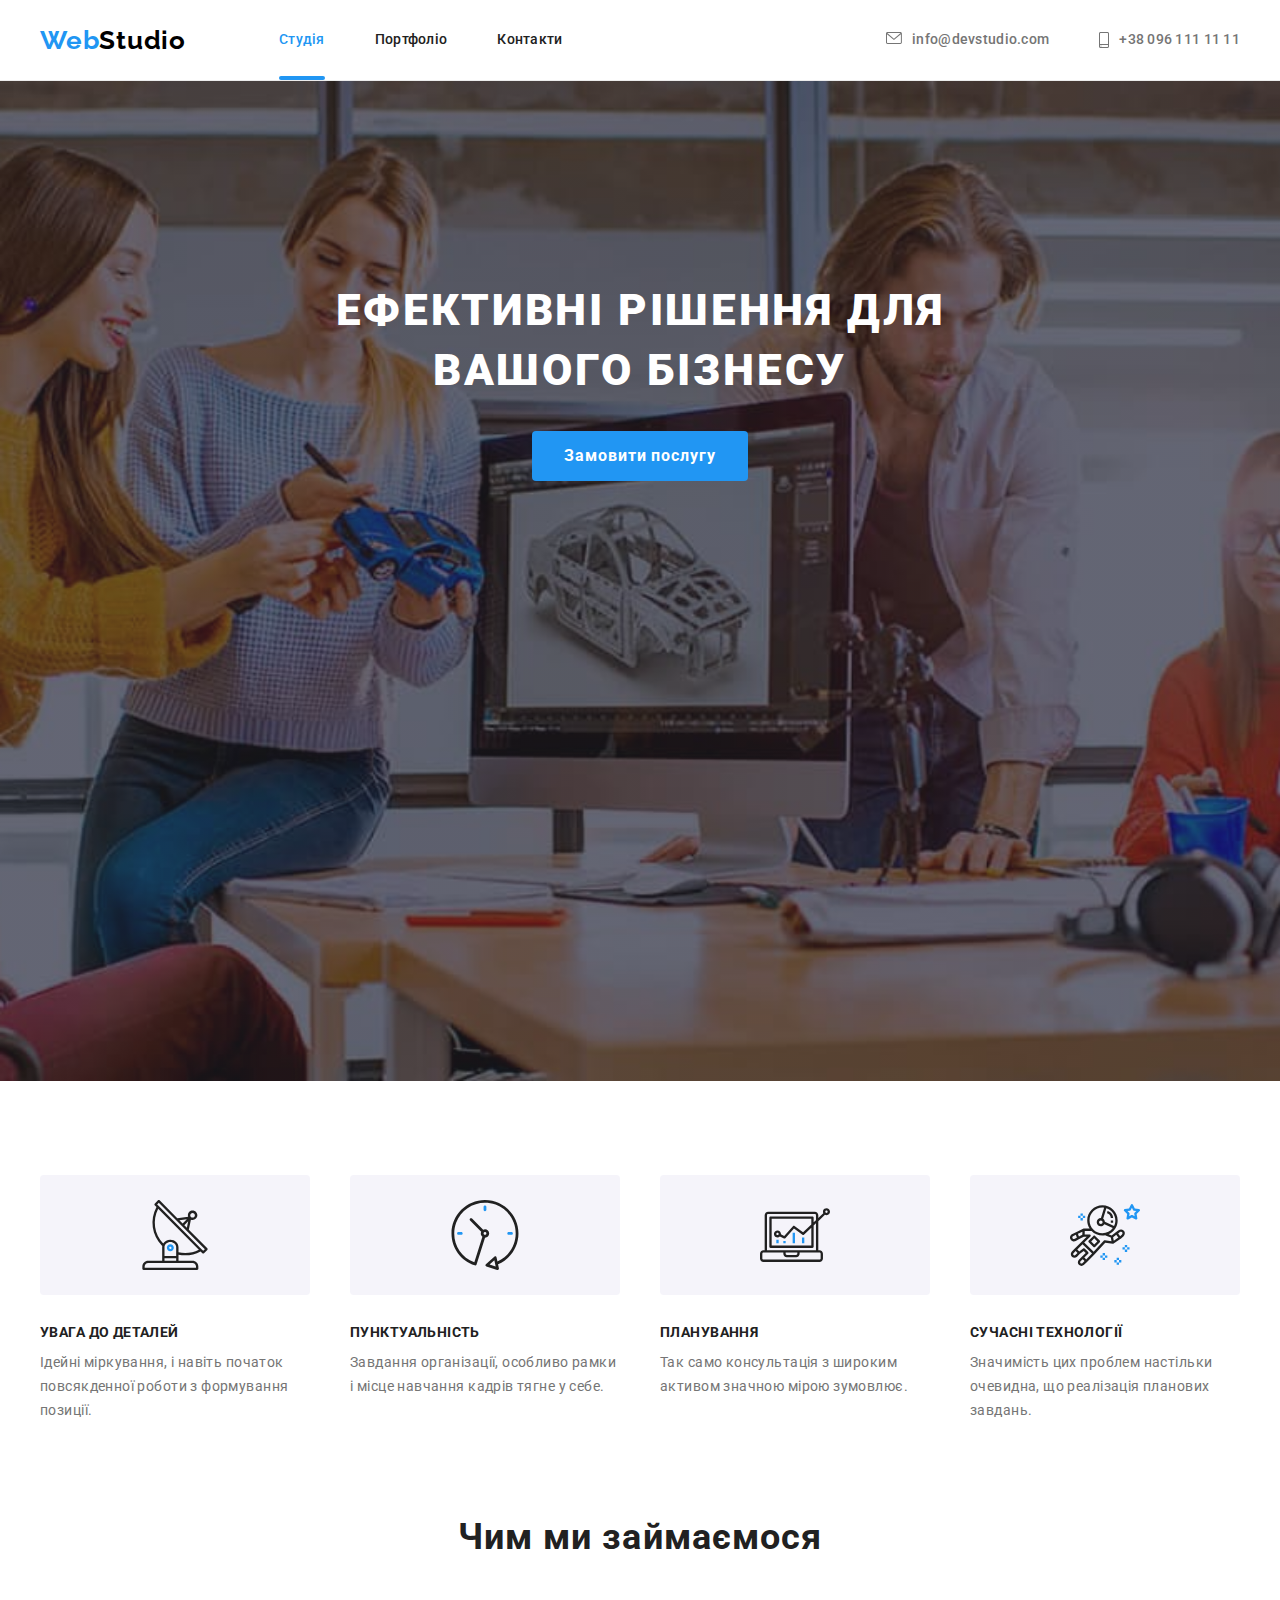
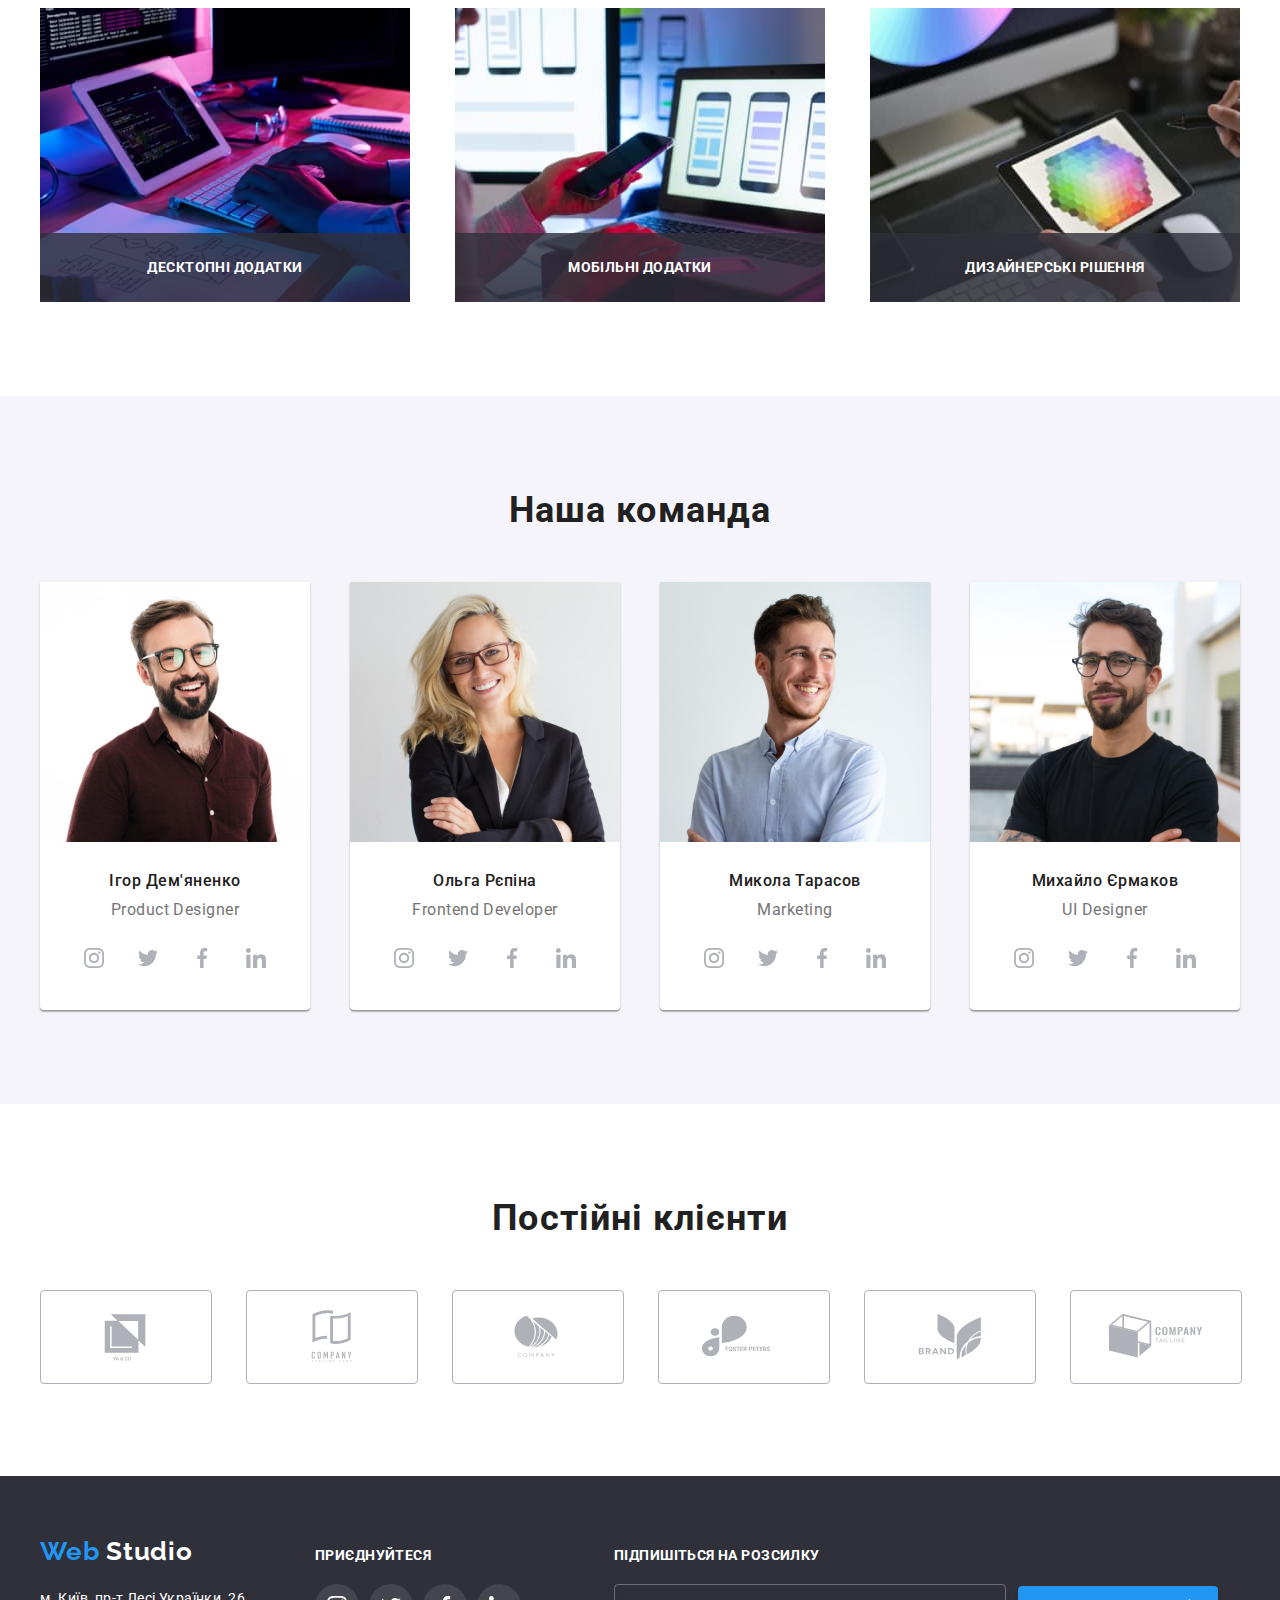
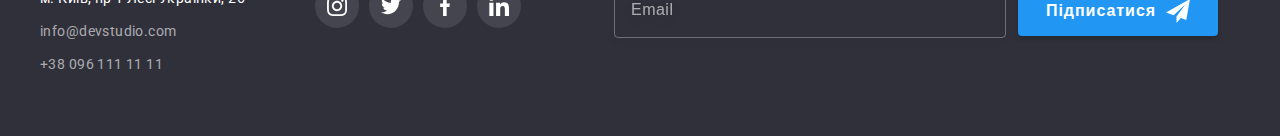
<file: index.html>
<!DOCTYPE html>
<html lang="uk">
    <head>
        <meta charset="UTF-8">
        <meta http-equiv="X-UA-Compatible" content="IE=edge">
        <meta name="viewport" content="width=device-width, initial-scale=1.0">
        <link rel="preconnect" href="https://fonts.googleapis.com">
        <link rel="preconnect" href="https://fonts.gstatic.com" crossorigin>
        <link href="https://fonts.googleapis.com/css2?family=Raleway:wght@700&family=Roboto:wght@400;500;700;900&display=swap" rel="stylesheet">
        <link rel="stylesheet" href="https://cdnjs.cloudflare.com/ajax/libs/modern-normalize/1.1.0/modern-normalize.min.css" integrity="sha512-wpPYUAdjBVSE4KJnH1VR1HeZfpl1ub8YT/NKx4PuQ5NmX2tKuGu6U/JRp5y+Y8XG2tV+wKQpNHVUX03MfMFn9Q==" crossorigin="anonymous" referrerpolicy="no-referrer" />
        <title>WebStudio</title>
        <link rel="stylesheet" href="./css/styles.css">
    </head>
    <body>
        <header class="heading">
            <div class="container">
                <a class="logo-web link" href="/">Web<span class="logo-studio">Studio</span></a>
                <nav class="heading-nav">
                    <ul class="nav-list list">
                        <li class="nav-item"><a class="nav-link current link" href="./index.html">Студія</a></li>
                        <li class="nav-item"><a class="nav-link link" href="./portfolio.html">Портфоліо</a></li>
                        <li class="nav-item"><a class="nav-link link" href="#">Контакти</a></li>
                    </ul>  
                </nav>
                <ul class="contacts-list list">
                    <li class="contacts-item"> 
                        <a class="contacts-link link" href="mailto:info@devstudio.com">
                            <svg class="header-icon-envelope header-icon-hover" width="16" height="12">
                                <use href="./images/icons.svg#iconenvelope"></use>
                            </svg>
                            info@devstudio.com
                        </a>
                    </li>
                    <li class="contacts-item">
                        <a class="contacts-link link" href="tel:+38096111111">
                            <svg class="header-icon-smartphone" width="10" height="16">
                                <use href="./images/icons.svg#iconsmartphone"></use>
                            </svg>
                            +38 096 111 11 11
                        </a>
                    </li>
                </ul>
            </div>
        </header>
        <main> 
            <!--Hero-->
            <section class="hero-section">
                <div class="container">
                    <h1 class="hero-text">Ефективні рішення для<br>вашого бізнесу</h1>
                    <button class="hero-button" type="button" data-modal-open>Замовити послугу</button>
                </div>
            </section>
            <!--Dignity-->
                <section class=" section dignity-section">
                    <div class="container">
                        <ul class="dignity-list list">
                            <li class="dignity-item icon-antenna"> 
                                <h3 class="dignity-header">Увага до деталей</h3>
                                <p class="dignity-paragraph">Ідейні міркування, і навіть початок повсякденної роботи з формування позиції.</p>
                            </li>
                            <li class="dignity-item icon-clock">
                                <h3 class="dignity-header">Пунктуальність</h3>
                                <p class="dignity-paragraph">Завдання організації, особливо рамки і місце навчання кадрів тягне у себе.</p>
                            </li>
                            <li class="dignity-item icon-diagram">
                                <h3 class="dignity-header">Планування</h3>
                                <p class="dignity-paragraph">Так само консультація з широким активом значною мірою зумовлює.</p>
                            </li>
                            <li class="dignity-item     icon-astronaut">
                                <h3 class="dignity-header ">Сучасні технології</h3>
                                <p class="dignity-paragraph">Значимість цих проблем настільки очевидна, що реалізація планових завдань.</p>
                            </li>
                        </ul>
                    </div>
                </section>
            <!--Studio-->
            <div class="section">
                <section class="studio-section">
                    <div class="container">
                        <h2 class="studio-header">Чим ми займаємося</h2>
                        <ul class="studio-list list">
                            <li class="studio-item">
                                <img src="./images/box1.jpg" alt="Кодинг" width="370">
                                <p class="studio-text">десктопні додатки</p>
                            </li>
                            <li class="studio-item">
                                <img src="./images/box2.jpg" alt="Маркетинг" width="370">
                                <p class="studio-text">мобільні додатки</p>
                            </li>
                            <li class="studio-item">
                                <img src="./images/box3.jpg" alt="Дизайн" width="370">
                                <p class="studio-text">дизайнерські рішення</p>
                            </li>        
                        </ul>
                    </div>
                </section>
            </div>
            <!--Team-->
            <section class="team-section section"> 
                <div class="container">
                    <h2 class="team-heading">
                        Наша команда
                    </h2>
                    <ul class="team-list list">
                        <li class="team-item">
                            <img src="./images/box4.jpg" alt="Чоловік з каштановим волоссям, з бородоюй , носить круглі окуляри, вдітий у червоне поло" width="270">
                            <div class="team-space">
                                <h3 class="team-name">Ігор Дем'яненко</h3>
                                <p class="team-professioin">Product Designer</p>
                            </div>
                            <ul class="team-icon-list list">
                                <li class="team-icon-item">
                                    <a href="" class="team-icon-link link">
                                        <svg class="team-icon-svg" width="20" height="20">
                                            <use href="./images/icons.svg#iconinstagram" ></use>
                                        </svg>
                                    </a>
                                </li>
                                <li class="team-icon-item">
                                    <a href="" class="team-icon-link link">
                                        <svg class="team-icon-svg" width="20" height="20">
                                            <use href="./images/icons.svg#icontwitter"></use>
                                        </svg>
                                    </a>
                                </li>
                                <li class="team-icon-item">
                                    <a href="" class="team-icon-link link">
                                        <svg class="team-icon-svg" width="20" height="20">
                                            <use href="./images/icons.svg#iconfacebook"></use>
                                        </svg>
                                    </a>
                                </li>
                                <li class="team-icon-item">
                                    <a href="" class="team-icon-link link">
                                        <svg class="team-icon-svg" width="20" height="20">
                                            <use href="./images/icons.svg#iconlinkedin"></use>
                                        </svg>
                                    </a>
                                </li>
                            </ul>
                        </li>
                        <li class="team-item">
                            <img src="./images/box5.jpg" alt="Жінка зі світлим волоссям, носить окуляри, вдіта у чорний піджак" width="270">
                            <div class="team-space">
                                <h3 class="team-name">Ольга Рєпіна</h3>
                                <p class="team-professioin">Frontend Developer</p>
                            </div>
                            <ul class="team-icon-list list">
                                <li class="team-icon-item">
                                    <a href="" class="team-icon-link link">
                                        <svg class="team-icon-svg" width="20" height="20">
                                            <use href="./images/icons.svg#iconinstagram"></use>
                                        </svg>
                                    </a>
                                </li>
                                <li class="team-icon-item">
                                    <a href="" class="team-icon-link link">
                                        <svg class="team-icon-svg" width="20" height="20">
                                            <use href="./images/icons.svg#icontwitter"></use>
                                        </svg>
                                    </a>
                                </li>
                                <li class="team-icon-item">
                                    <a href="" class="team-icon-link link">
                                        <svg class="team-icon-svg" width="20" height="20">
                                            <use href="./images/icons.svg#iconfacebook"></use>
                                        </svg>
                                    </a>
                                </li>
                                <li class="team-icon-item">
                                    <a href="" class="team-icon-link link">
                                        <svg class="team-icon-svg" width="20" height="20">
                                            <use href="./images/icons.svg#iconlinkedin"></use>
                                        </svg>
                                    </a>
                                </li>
                            </ul>
                        </li>
                        <li class="team-item">  
                            <img src="./images/box6.jpg" alt="Чоловік з каштановим волоссям, зі щетиною, вдітий у білу сорочку" width="270">
                            <div class="team-space">  
                                <h3 class="team-name">Микола Тарасов</h3>
                                <p class="team-professioin">Marketing</p>
                            </div>
                            <ul class="team-icon-list list">
                                <li class="team-icon-item">
                                    <a href="" class="team-icon-link link">
                                        <svg class="team-icon-svg" width="20" height="20">
                                            <use href="./images/icons.svg#iconinstagram"></use>
                                        </svg>
                                    </a>
                                </li>
                                <li class="team-icon-item">
                                    <a href="" class="team-icon-link link">
                                        <svg class="team-icon-svg" width="20" height="20">
                                            <use href="./images/icons.svg#icontwitter"></use>
                                        </svg>
                                    </a>
                                </li>
                                <li class="team-icon-item">
                                    <a href="" class="team-icon-link link">
                                        <svg class="team-icon-svg" width="20" height="20">
                                            <use href="./images/icons.svg#iconfacebook"></use>
                                        </svg>
                                    </a>
                                </li>
                                <li class="team-icon-item">
                                    <a href="" class="team-icon-link link">
                                        <svg class="team-icon-svg" width="20" height="20">
                                            <use href="./images/icons.svg#iconlinkedin"></use>
                                        </svg>
                                    </a>
                                </li>
                            </ul>
                        </li>
                        <li class="team-item">
                            <img src="./images/box7.jpg" alt="Чоловік брюнет, з бородою, носить круглі окуляри, вдітий у чорну футболку" width="270">
                            <div class="team-space">
                                <h3 class="team-name">Михайло Єрмаков</h3>
                                <p class="team-professioin">UI Designer</p>
                            </div>
                            <ul class="team-icon-list list">
                                <li class="team-icon-item">
                                    <a href="" class="team-icon-link link">
                                        <svg class="team-icon-svg" width="20" height="20">
                                            <use href="./images/icons.svg#iconinstagram"></use>
                                        </svg>
                                    </a>
                                </li>
                                <li class="team-icon-item">
                                    <a href="" class="team-icon-link link">
                                        <svg class="team-icon-svg" width="20" height="20">
                                            <use href="./images/icons.svg#icontwitter"></use>
                                        </svg>
                                    </a>
                                </li>
                                <li class="team-icon-item">
                                    <a href="" class="team-icon-link link">
                                        <svg class="team-icon-svg" width="20" height="20">
                                            <use href="./images/icons.svg#iconfacebook"></use>
                                        </svg>
                                    </a>
                                </li>
                                <li class="team-icon-item">
                                    <a href="" class="team-icon-link link">
                                        <svg class="team-icon-svg" width="20" height="20">
                                            <use href="./images/icons.svg#iconlinkedin"></use>
                                        </svg>
                                    </a>
                                </li>
                            </ul>
                        </li>
                    </ul>
                </div>
            </section>
            <!--Clients-->
            <section class="clients-section section">
                <div class="container">
                    <h2 class="clients-haeding" >Постійні клієнти</h2>
                    <ul class="clients-list list">
                        <li class="client-item">
                            <a href="" class="client-link link">
                                <svg class="client-icon" width="106" height="60">
                                   <use href="./images/icons.svg#iconyaandco"></use>
                                </svg>
                            </a>
                        </li>
                        <li class="client-item">
                            <a href="" class="client-link link">
                                <svg class="client-icon" width="106" height="60">
                                    <use href="./images/icons.svg#iconcompanytaglinehere"></use>
                                </svg>
                            </a>
                        </li>
                        <li class="client-item">
                            <a href="" class="client-link link">
                                <svg class="client-icon" width="106" height="60">
                                    <use href="./images/icons.svg#iconcompany"></use>
                                </svg>
                            </a>
                        </li>
                        <li class="client-item">
                            <a href="" class="client-link link">
                                <svg class="client-icon" width="106" height="60">
                                    <use href="./images/icons.svg#iconfosterpeters"></use>
                                </svg>
                            </a>
                        </li>
                        <li class="client-item">
                            <a href="" class="client-link link">
                                <svg class="client-icon" width="106" height="60">
                                    <use href="./images/icons.svg#iconbrand"></use>
                                </svg>
                            </a>
                        </li>
                        <li class="client-item">
                            <a href="" class="client-link link">
                                <svg class="client-icon" width="106" height="60">
                                    <use href="./images/icons.svg#iconcompanynagline"></use>
                                </svg>
                            </a>
                        </li>
                    </ul>
                </div>
            </section>
        </main>
        <!--Footer-->
        <footer class="footer">
            <div class="container">
                <div class="footer-space">
                    <div class="bottom-line">
                        <a class="footer-logo-web link" href="/">Web
                            <span class="logo-studio">Studio</span>
                        </a>
                    </div>
                    <address class="footer-address">
                        <ul class="footer-list list">
                            <li class="footer-street"><a href="https://www.google.com/maps/place/%D0%B1%D1%83%D0%BB.+%D0%9B%D0%B5%D1%81%D0%B8+%D0%A3%D0%BA%D1%80%D0%B0%D0%B8%D0%BD%D0%BA%D0%B8,+26,+%D0%9A%D0%B8%D0%B5%D0%B2,+02000/@50.426582,30.5361431,16.98z/data=!4m5!3m4!1s0x40d4cf0e033ecbe9:0x57a4dffefec77da0!8m2!3d50.4265807!4d30.5383858" class="street-link link">м. Київ, пр-т Лесі Українки, 26</a></li>
                            <li class="footer-contacts-item"><a class="footer-contacts-link link" href="mailto:info@devstudio.com">info@devstudio.com</a></li>
                            <li class="footer-contacts-item"><a class="footer-contacts-link link" href="tel:+380961111111">+38 096 111 11 11</a></li>
                        </ul>
                    </address>
                </div>
                <div class="bottom-connection">
                    <h2 class="footer-invite">приєднуйтеся</h2>
                    <ul class="footer-icon-list list">
                        <li class="footer-icon-item">
                            <a href="" class="footer-icon-link link">
                                <svg class="footer-icon-svg" width="20" height="20">
                                    <use href="./images/icons.svg#iconinstagram"></use>
                                </svg>
                            </a>
                        </li>
                        <li class="footer-icon-item">
                            <a href="" class="footer-icon-link link">
                                <svg class="footer-icon-svg" width="20" height="20">
                                    <use href="./images/icons.svg#icontwitter"></use>
                                </svg>
                            </a>
                        </li>
                        <li class="footer-icon-item">
                            <a href="" class="footer-icon-link link">
                                <svg class="footer-icon-svg" width="20" height="20">
                                    <use href="./images/icons.svg#iconfacebook"></use>
                                </svg>
                            </a>
                        </li>
                        <li class="footer-icon-item">
                            <a href="" class="footer-icon-link link">
                                <svg class="footer-icon-svg" width="20" height="20">
                                    <use href="./images/icons.svg#iconlinkedin"></use>
                                </svg>
                            </a>
                        </li>
                    </ul>
                </div>
                <div class="input-connection">
                    <h2 class="input-invite">підпишіться на розсилку</h2>
                    <form class="footer-external-form">
                        <label for="external-user-email"> 
                            <input type="email" class="external-user-input" placeholder="Email" id="external-user-email" name="external-user-email" required>
                        </label>
                        <button type="submit" class="external-send-button">Підписатися
                            <svg class="footer-icon-svg-send" width="24" height="24">
                                <use href="./images/icons.svg#iconiconsend"></use>
                            </svg>
                        </button>
                    </form>
                </div>
            </div>
        </footer>
          <div class="backdrop is-hidden" data-modal > <!--  - НЕ ЗАБУДЬ ПОТОМ ОБРАТНО ПОМТАВИТЬ В КЛАССЫ -->
            <div class="modal">
                <button type="buttton" class="modal-close-button" data-modal-close>
                    <svg class="modal-svg"  width="18" height="18">
                        <use href="./images/icons.svg#iconcloseblack"></use>
                    </svg>  
                </button>
                <p class="modal-head-text">Залиште свої дані, ми вам передзвонимо</p>
                <form>
                    <div class="modal-field">
                        <label for="user-name">
                            <p class="modal-description">І'мя</p>
                            <div class="input-wrap">    
                                <input type="text" class="modal-input" id="user-name" name="user-name" required>
                                <svg class="modal-svg-input" width="18" height="18">
                                    <use href="./images/icons.svg#iconmodalperson"></use>
                                </svg>
                            </div>
                        </label>
                    </div>
                    <div class="modal-field">
                        <label for="user-tel">
                            <p class="modal-description">Телефон</p>
                            <div class="input-wrap">
                                <input type="tel" class="modal-input" id="user-tel" name="user-tel" required>
                                <svg class="modal-svg-input" width="18" height="18">
                                    <use href="./images/icons.svg#iconmodaltel"></use>
                                </svg>
                            </div>
                        </label>
                    </div>
                    <div class="modal-field">
                        <label for="user-email">
                            <p class="modal-description">Пошта</p>
                            <div class="input-wrap">
                                <input type="email" class="modal-input" id="user-email" name="user-email" required>
                                <svg class="modal-svg-input" width="18" height="18">
                                    <use href="./images/icons.svg#iconmodalemail"></use>
                                </svg>
                            </div>
                        </label>
                    </div>
                    <div class="feedback-field">
                        <label for="feedback" class="feedback"> 
                            <p class="feedback-par">Коментар</p> 
                            <textarea name="feedback" class="modal-feedback" id="feedback" placeholder="Введіть текст"></textarea>
                        </label>
                    </div>
                    <input class="modal-checkbox-input visually-hidden" name="modal-checkbox" type="checkbox" id="agreement" required>
                    <label for="agreement" class="modal-checkbox-label">
                        <span>
                            <svg class="modal-svg-check" width="16" height="15">
                                <use href="./images/icons.svg#iconcheck"></use>
                            </svg>
                        </span>
                        <div class="modal-checkbox-text">Погоджуюся з розсилкою та приймаю⠀ <a class="checkbox-link" href=""> Умови договору</a></div>
                    </label>
                    <button type="submit" class="modal-sending-button">Відправити</button>
                </form>
            </div>
        </div>
        <script src="./js/modal.js"></script>
    </body>
</html>
</file>
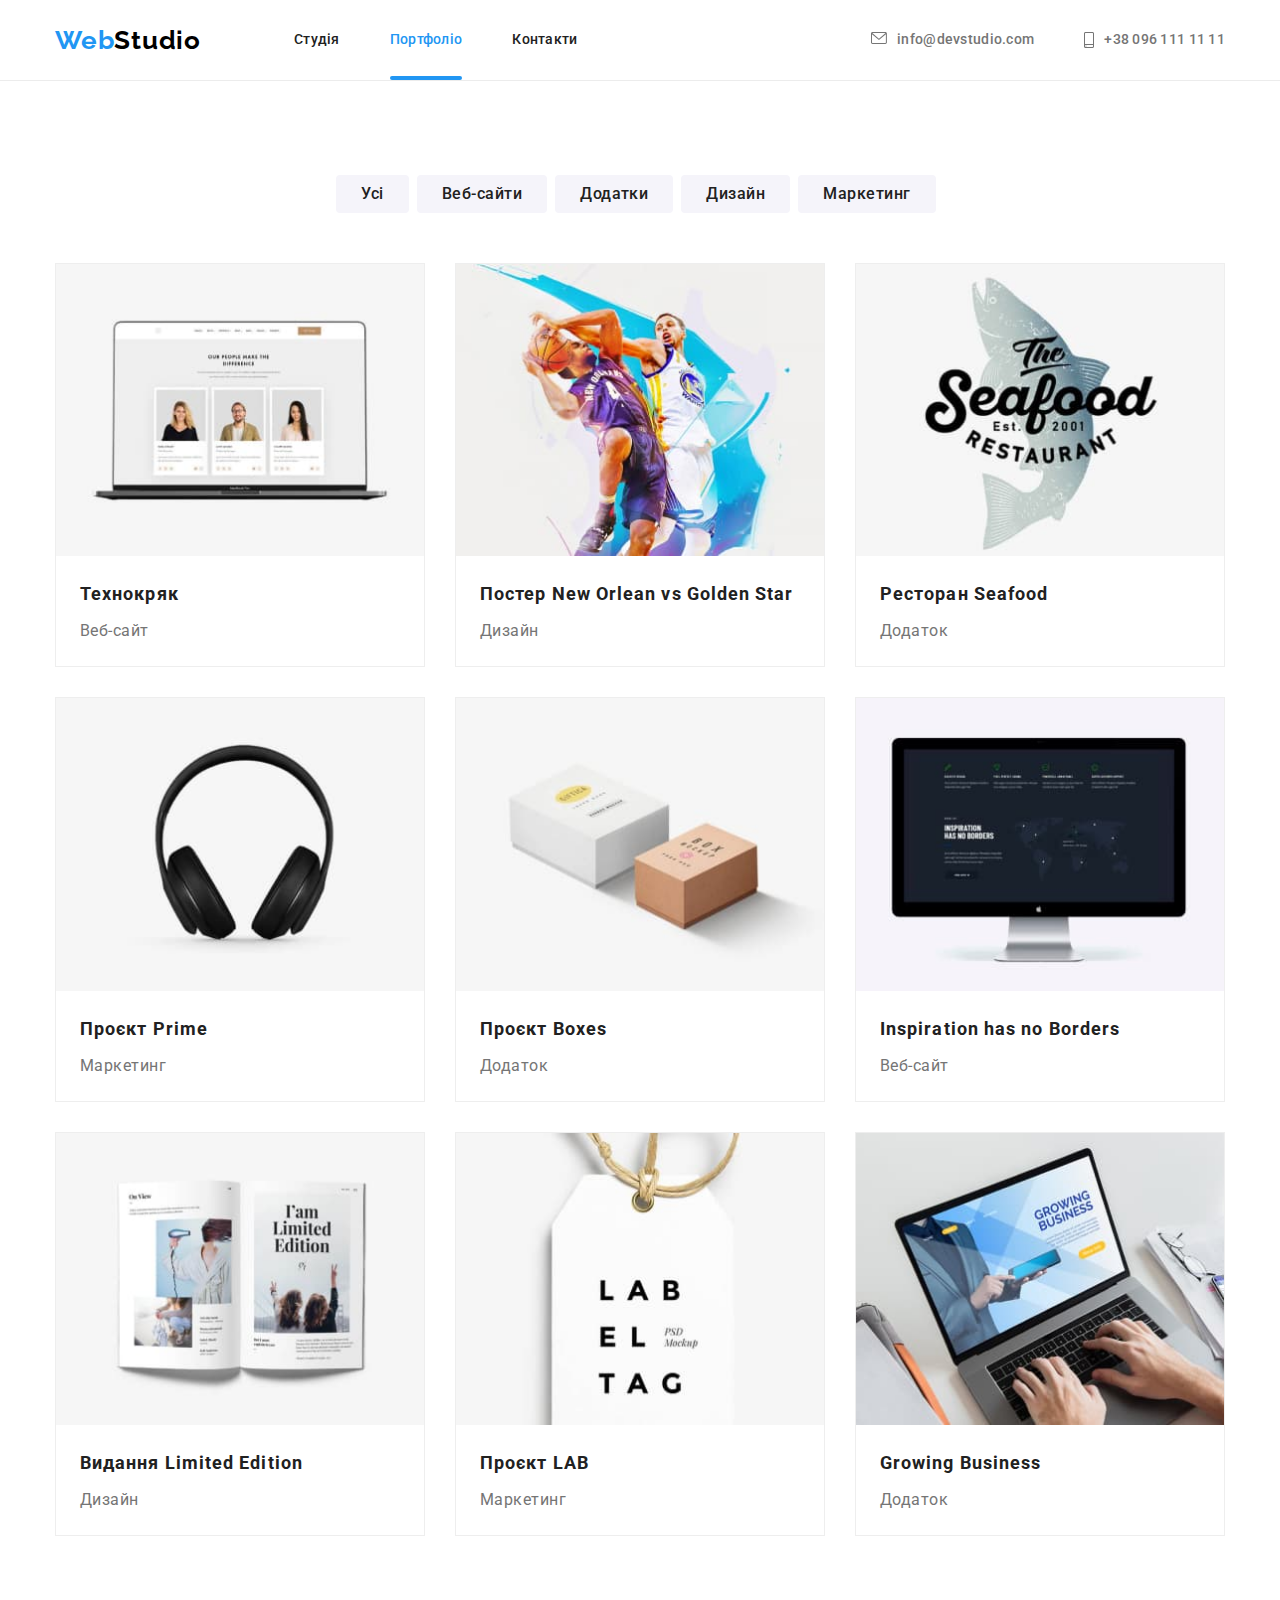
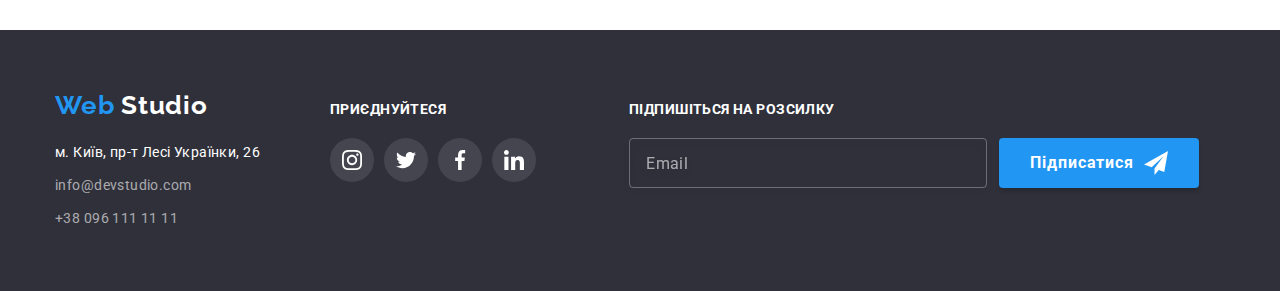
<file: portfolio.html>
<!DOCTYPE html>
<html lang="uk">
    <head>
        <meta charset="UTF-8">
        <meta http-equiv="X-UA-Compatible" content="IE=edge">
        <meta name="viewport" content="width=device-width, initial-scale=1.0">
        <link rel="preconnect" href="https://fonts.googleapis.com">
        <link rel="preconnect" href="https://fonts.gstatic.com" crossorigin>
        <link href="https://fonts.googleapis.com/css2?family=Raleway:wght@700&family=Roboto:wght@400;500;700;900&display=swap" rel="stylesheet">
        <link rel="stylesheet" href="https://cdnjs.cloudflare.com/ajax/libs/modern-normalize/1.1.0/modern-normalize.min.css">
        <title>WebStudio</title>
        <link rel="stylesheet" href="./css/styles.css">    
    </head>
    <body>
        <header class="heading">
            <div class="container">
                <a class="logo-web link" href="/">Web<span class="logo-studio">Studio</span></a>
                <nav class="heading-nav">
                    <ul class="nav-list list">
                        <li class="nav-item"><a class="nav-link  link" href="./index.html">Студія</a></li>
                        <li class="nav-item"><a class="nav-link current link" href="./portfolio.html">Портфоліо</a></li>
                        <li class="nav-item"><a class="nav-link link" href="#">Контакти</a></li>
                    </ul>
                </nav>
                <ul class="contacts-list list">
                    <li class="contacts-item">
                        <a class="contacts-link link" href="mailto:info@devstudio.com">
                            <svg class="header-icon-envelope header-icon-hover" width="16" height="12">
                                <use href="./images/icons.svg#iconenvelope"></use>
                            </svg>
                            info@devstudio.com
                        </a>
                    </li>
                    <li class="contacts-item">
                        <a class="contacts-link link" href="tel:+38096111111">
                            <svg class="header-icon-smartphone" width="10" height="16">
                                <use href="./images/icons.svg#iconsmartphone"></use>
                            </svg>
                            +38 096 111 11 11
                        </a>
                    </li>
                </ul>
            </div>
        </header>
        <main>
            <div class=" section">
                <div class="container">
                    <section class="portfolio">
                        <h1 hidden> 
                            Портфоліо            
                        </h1>
                        <ul class="filters list">
                            <li class="filter-item">
                                <button class="filter-button" type="button">Усі</button>
                            </li>

                            <li class="filter-item">
                                <button class="filter-button" type="button">Веб-сайти</button>
                            </li>
                            <li class="filter-item">
                                <button class="filter-button" type="button">Додатки</button>
                            </li>
                            <li class="filter-item"> 
                                <button class="filter-button" type="button">Дизайн</button>
                            </li>
                            <li class="filter-item">
                                <button class="filter-button" type="button">Маркетинг</button>
                            </li>
                        </ul>
                        <ul class="projects-list list">
                            <li class="project-item">
                                <a class="link" href="#">
                                    <div class="project-mitten">
                                        <img src="./images/box8.jpg" width="370" alt="Ноутбук з відкритим сайтом">
                                        <p class="project-text">Ресурс пропонує комплексні пропозиції з різним рівнем функціоналу та сервісів. Все це дозволить відвідувачу отримати
                                        вичерпні відомості про компанію чи приватну особу.
                                        </p>
                                    </div>
                                    <div class="projects-space">
                                        <h3 class="project-name">Технокряк</h3>
                                        <p class="project-type">Веб-сайт</p>
                                    </div>    
                                </a>
                            </li>
                            <li class="project-item"> 
                                <a class="link" href="#">
                                    <img src="./images/box9.jpg" width="370" alt="Хлопці грають у баскетбол">
                                    <div class="projects-space">
                                        <h3 class="project-name">Постер New Orlean vs Golden Star</h3>
                                        <p class="project-type">Дизайн</p>
                                    </div>
                                </a>
                                
                            </li>
                            <li class="project-item">
                                <a class="link" href="#">
                                    <img src="./images/box10.jpg" width="370" alt="Логотип ресторану">
                                    <div class="projects-space">
                                        <h3 class="project-name">Ресторан Seafood</h3>
                                        <p class="project-type">Додаток</p>
                                    </div>
                                </a>
                            
                            </li>
                            <li class="project-item">
                                <a class="link" href="#">
                                    <img src="./images/box11.jpg" width="370" alt="Навушники">
                                    <div class="projects-space">
                                        <h3 class="project-name">Проєкт Prime</h3>
                                        <p class="project-type">Маркетинг</p>
                                    </div>
                                </a>
                            </li>
                            <li class="project-item">
                                <a class="link" href="#">
                                    <img src="./images/box12.jpg" width="370" alt="Дві коробки">
                                    <div class="projects-space">
                                        <h3 class="project-name">Проєкт Boxes</h3>
                                        <p class="project-type">Додаток</p>
                                    </div>
                                </a>
                            </li>
                            <li class="project-item">
                                <a class="link" href="#">
                                    <img src="./images/box13.jpg" width="370" alt="Мак з відкритим сайтом">
                                    <div class="projects-space">
                                        <h3 class="project-name">Inspiration has no Borders</h3>
                                        <p class="project-type">Веб-сайт</p>
                                    </div>
                                </a>
                                
                            </li>
                            <li class="project-item">
                                <a class="link" href="#">
                                    <img src="./images/box14.jpg" width="370" alt="Журнал із дизайном">
                                    <div class="projects-space">
                                        <h3 class="project-name">Видання Limited Edition</h3>
                                        <p class="project-type">Дизайн</p>
                                    </div>
                                </a>
                                
                            </li>
                            <li class="project-item">
                                <a class="link" href="#">
                                    <img src="./images/box15.jpg" width="370" alt="Бирка">
                                    <div class="projects-space">
                                        <h3 class="project-name">Проєкт LAB</h3>
                                        <p class="project-type">Маркетинг</p>
                                    </div>
                                </a>
                                
                            </li>
                            <li class="project-item">
                                <a class="link" href="#">
                                    <img src="./images/box16.jpg" width="370" alt="Ноутбук з додатком">
                                    <div class="projects-space">
                                        <h3 class="project-name">Growing Business</h3>
                                        <p class="project-type">Додаток</p>
                                    </div>
                                </a>
                            </li>
                        </ul>
                    </section>
                </div>
            </div>  
        </main>
<!--Footer-->
<footer class="footer">
    <div class="container">
        <div class="footer-space">
            <div class="bottom-line">
                <a class="footer-logo-web link" href="/">Web
                    <span class="logo-studio">Studio</span>
                </a>
            </div>
            <address class="footer-address">
                <ul class="footer-list list">
                    <li class="footer-street"><a
                            href="https://www.google.com/maps/place/%D0%B1%D1%83%D0%BB.+%D0%9B%D0%B5%D1%81%D0%B8+%D0%A3%D0%BA%D1%80%D0%B0%D0%B8%D0%BD%D0%BA%D0%B8,+26,+%D0%9A%D0%B8%D0%B5%D0%B2,+02000/@50.426582,30.5361431,16.98z/data=!4m5!3m4!1s0x40d4cf0e033ecbe9:0x57a4dffefec77da0!8m2!3d50.4265807!4d30.5383858"
                            class="street-link link">м. Київ, пр-т Лесі Українки, 26</a></li>
                    <li class="footer-contacts-item"><a class="footer-contacts-link link"
                            href="mailto:info@devstudio.com">info@devstudio.com</a></li>
                    <li class="footer-contacts-item"><a class="footer-contacts-link link" href="tel:+380961111111">+38
                            096 111 11 11</a></li>
                </ul>
            </address>
        </div>
        <div class="bottom-connection">
            <h2 class="footer-invite">приєднуйтеся</h2>
            <ul class="footer-icon-list list">
                <li class="footer-icon-item">
                    <a href="" class="footer-icon-link link">
                        <svg class="footer-icon-svg" width="20" height="20">
                            <use href="./images/icons.svg#iconinstagram"></use>
                        </svg>
                    </a>
                </li>
                <li class="footer-icon-item">
                    <a href="" class="footer-icon-link link">
                        <svg class="footer-icon-svg" width="20" height="20">
                            <use href="./images/icons.svg#icontwitter"></use>
                        </svg>
                    </a>
                </li>
                <li class="footer-icon-item">
                    <a href="" class="footer-icon-link link">
                        <svg class="footer-icon-svg" width="20" height="20">
                            <use href="./images/icons.svg#iconfacebook"></use>
                        </svg>
                    </a>
                </li>
                <li class="footer-icon-item">
                    <a href="" class="footer-icon-link link">
                        <svg class="footer-icon-svg" width="20" height="20">
                            <use href="./images/icons.svg#iconlinkedin"></use>
                        </svg>
                    </a>
                </li>
            </ul>
        </div>
        <div class="input-connection">
            <h2 class="input-invite">підпишіться на розсилку</h2>
            <form class="footer-external-form">
                <label for="external-user-email">
                    <input type="email" class="external-user-input" placeholder="Email" id="external-user-email"
                        name="external-user-email" required>
                </label>
                <button type="submit" class="external-send-button">Підписатися
                    <svg class="footer-icon-svg-send" width="24" height="24">
                        <use href="./images/icons.svg#iconiconsend"></use>
                    </svg>
                </button>
            </form>
        </div>
    </div>
</footer>
<script src="./js/modal.js"></script>
</body>

</html>
</file>
<file: css/styles.css>
:root{
    --black-color: #000000;
    --white-color: #ffffff;
    --heading-black-color: #212121;
    --modal-head-text-color: #212121;
    --paragraph-gray-color: #757575;
    --accent-color: #2196F3; 
    --hero-button-accent:#188CE8;
    --dark-background-color:#2F303A;
    --fake-white:#F5F4FA;
    --footer-contacts-color:rgba(255, 255, 255, 0.6);
    --footer-icons-background:rgba(255, 255, 255, 0.1);
    --shadow-color-one:rgba(0, 0, 0, 0.1);
    --shadow-color-two:rgba(0, 0, 0, 0.08);
    --shadow-color-three:rgba(0, 0, 0, 0.12);
    --heading-line:#ECECEC;
    --portfolio-line:#EEEEEE;
    --hero-background:#C4C4C4;
    --icon-passive-color: #AFB1B8;
    --animation: 250ms cubic-bezier(0.4, 0, 0.2, 1);
    --studio-text-background: rgba(47, 48, 58, 0.8);
    --project-text-background: rgba(33, 150, 243, 0.9);
    --backdrop-background:rgba(0, 0, 0, 0.2);
    --modal-button-bor:rgba(0, 0, 0, 0.1);
}

/* h1,
h2,
h3,
ul,
p{
    margin: 0;
    padding: 0;
} */

.nav-link.current,
.footer-contacts-link:hover,
.footer-contacts-link:focus,
.footer-street:hover,
.footer-street:focus,
.street-link:hover,
.street-link:focus

{
    color: var(--accent-color);
}

body{
    font-family: 'Roboto';
    color:var(--paragraph-gray-color);
    margin:0
}

/* -------------RESET----------------- */

p,
h1,
h2,
h3,
h4,
h5,
h6 {
  margin: 0;
}
ul,
ol {
  margin: 0;
  padding-left: 0;
}
button {
  cursor: pointer;
}
address {
  font-style: normal;
}
img {
  display: block;
  max-width: 100%;
  height: auto;
}

.list{
    list-style: none;
}

.link{
    text-decoration: none;
}

.container{
    width: 1200px;
    margin-left: auto;
    margin-right: auto;
    padding-left: 15px;
    padding-right: 15px;
}

.section{
    padding: 94px 0;
}

.visually-hidden {
    position: absolute;
    white-space: nowrap;
    width: 1px;
    height: 1px;
    overflow: hidden;
    border: 0;
    padding: 0;
    clip: rect(0 0 0 0);
    clip-path: inset(50%);
    margin: -1px;
}

/*-------------------------------HEADER-----------------------------*/

.heading {
    background-color: var(--white-color);
    border-bottom: 1px solid var(--heading-line);
}

.heading .container{
    display: flex;
    align-items: center;
}

.logo-web{
    margin-right: 93px;
}

.logo-web,
.footer-logo-web
{
    color: var(--accent-color);
    font-family: 'Raleway';
    font-weight: 700;
    font-size: 26px;
    line-height: 1.19;
    letter-spacing: 0.03em;
}

.logo-studio,
.footer-logo-studio {    
    color:var(--black-color);
}

.heading-nav {

}

.nav-list {
    font-weight: 500;
    font-size: 14px;
    line-height: 1.14;
    letter-spacing: 0.02em;
    display: flex;
}

.nav-item {
    margin-right: 50px;

}

.nav-item:last-child{
    margin:0;
}

.nav-link {
    display: block;
    color: var(--heading-black-color);
    padding-top: 32px;
    padding-bottom: 32px;
    transition: color var(--animation);
    position: relative;
}


.current::after{
    content:"";
    display: flex;
    background: var(--accent-color);
    height: 4px;
    width: 100%;
    position: absolute;
    bottom: 0;
    left: 0;
    border-radius: 2px;
}

.nav-link:hover,
.nav-link:focus
{
    color: var(--accent-color);
}

.contacts-list{
    display: flex;
    margin-left: auto;
}

.contacts-item{
    font-weight: 500;
    font-size: 14px;
    line-height: 1.14;
    letter-spacing: 0.02em;
    display: flex; 
    align-content: center;

}

.contacts-link{
    display: flex;
    align-self: center;
    color: var(--paragraph-gray-color);
    fill: var(--paragraph-gray-color);
    transition: color var(--animation), fill var(--animation);
} 

.contacts-link:hover,
.contacts-link:focus
 {
    color: var(--accent-color);
    fill: var(--accent-color)
}

.header-icon-envelope{
    display: inline-block;
    margin-right: 10px;
}

.header-icon-smartphone{
    display:inline-block;
    margin-right: 10px;
}

.contacts-item+.contacts-item {
    margin-left: 50px;
}





/* .contacts-item:before{
    content:"";
    display:inline-block;
    flex-direction:row-reverse;
    background-size:contain;
    width: 16px;
    margin-right: 10px;
    background-repeat: no-repeat;
    background-position:center;
} */

/* .icon-envelope:before{
    background-image: url(../images/envelope.svg);
    height:16px;
}

.icon-smartphone:before{
    background-image: url(../images/smartphone.svg);
    height: 16px;
} */



/*-------------------------------HERO-----------------------------*/

.hero-section {
    background-color: var(--hero-background);
    text-align: center;
    padding-top: 200px;
    padding-bottom: 200px;
    background-image: linear-gradient(
        rgba(47, 48, 58, 0.4),
        rgba(47, 48, 58, 0.4)),
        url(../images/box17.jpg);
    height:600px;
    max-width: 1600px;
    margin-left: auto;
    margin-right: auto;
    background-size:cover;
    background-repeat: no-repeat;
    background-position: center;
}

.hero-text {

    color: var(--white-color);
    font-weight: 900;
    font-size: 44px;
    line-height: 1.36;
    letter-spacing: 0.06em;
    text-transform: uppercase;
    margin-bottom: 30px;
}

.hero-button {
    display: inline-block;
    cursor: pointer;
    color: var(--white-color);
    background: var(--accent-color);
    border-radius: 4px;
    border:none;
    font-weight: 700;
    font-size: 16px;
    line-height: 1.88;
    align-items: center;
    text-align: center;
    letter-spacing: 0.06em;
    font-family:'Roboto';
    padding: 10px 32px;
    transition: background var(--animation);
}

.hero-button:hover, .hero-button:focus{
    background:var(--hero-button-accent); 
}

/*------------------------------DIGNITY---------------------------*/

.dignity-section {  
    padding-bottom: 0;
}

.dignity-list {
    display: flex;
    justify-content: space-between;
    /* flex-wrap: wrap;    
    margin-left: 30px; */
}

.dignity-list:first-child {
    /* margin-left: 0; */
}

.dignity-item {
    width: 270px;
    
}

.dignity-item::before {
    display:block;
    content:"";    
    height:120px;
    margin-bottom: 30px;
    background: var(--fake-white);
    background-size: contain 70px 70px;
    background-repeat: no-repeat;
    background-position: center;
    border-radius: 4px;
}

.icon-antenna::before {
    background-image: url(../images/antenna.svg);
}

.icon-clock::before {
    background-image: url(../images/clock.svg);
}

.icon-diagram::before {
    background-image: url(../images/diagram.svg);
}

.icon-astronaut::before {
    background-image: url(../images/astronaut.svg);
}

.dignity-item + .dignity-item{
    margin-left: 30px;
}

.dignity-header {
    font-weight: 700;
    font-size: 14px;
    line-height: 1.14;
    letter-spacing: 0.03em;
    text-transform: uppercase;
    color: var(--heading-black-color);
    margin-bottom: 10px;
}

.dignity-paragraph {
    font-size: 14px;
    line-height: 1.71;
    letter-spacing: 0.03em;
    
}

/*--------------------------STUDIO------------------------------*/

.studio-section {
    
}
.studio-header {
    font-weight: 700;
    font-size: 36px;
    line-height: 1.16;
    text-align: center;
    letter-spacing: 0.03em;
    color: var(--heading-black-color);
    margin-bottom: 50px;
}

.studio-list {
    display: flex;
    justify-content: space-between;
}

.studio-item {
position: relative;
text-align: center;
}

.studio-text{
    position: absolute;
    bottom:0;
    padding-bottom: 27px;
    padding-top: 27px;
    width: 100%;
    font-weight: 700;
    font-size: 14px;
    line-height: 1.14;
    background: var(--studio-text-background);
    color: var(--white-color);
    letter-spacing: 0.03em;
    text-transform: uppercase;
}

/*------------------------TEAM------------------------------*/

.team-section{
    background-color: var(--fake-white);
}

.team-heading{
    font-weight: 700;
    font-size: 36px;
    line-height: 1.16;
    text-align: center;
    letter-spacing: 0.03em;
    color: var(--heading-black-color);
    margin-bottom: 50px;
}

.team-list {
    display: flex;
    justify-content: space-between;
}

.team-section img{
    margin-bottom: 30px;
}

.team-space{
    text-align: center;
    margin-bottom: 16px; 
}

.team-item{
    background: #FFFFFF;
    box-shadow: 0px 1px 3px rgba(0, 0, 0, 0.12), 0px 1px 1px rgba(0, 0, 0, 0.14), 0px 2px 1px rgba(0, 0, 0, 0.2);
    border-radius: 0px 0px 4px 4px;
}

.team-name {
    font-weight: 500;
    font-size: 16px;
    line-height: 1.18;  
    letter-spacing: 0.03em;
    color: var(--heading-black-color);
    margin-bottom: 10px;
}

.team-professioin {
    font-size: 16px;
    line-height: 1.18;
    letter-spacing: 0.03em;
}


/* icons------------------------------- */

.team-icon-list {
    display: flex;
    justify-content: center;
    gap: 10px;
    margin-bottom: 30px;
}

.team-icon-item {
    width: 44px;
    height: 44px;
}

.team-icon-link {
    width: 100%;    
    height: 100%;
    align-items: center;
    justify-content: center;
    display: inline-block;
    display: flex;
    border-radius: 22px;
    background: var(--white-color);
    fill: var(--icon-passive-color);
    transition: fill var(--animation), background var(--animation);
}

.team-icon-link:hover,
.team-icon-link:focus {
fill: var(--white-color);
background: var(--accent-color);
}

/* ----------------------CLIENTS------------------------------ */

.clients-haeding {
    font-weight: 700;
    font-size: 36px;
    line-height: 1.16;
    text-align: center;
    letter-spacing: 0.03em;
    color: var(--heading-black-color);
    margin-bottom: 50px;
}
.clients-list {
    margin-left: auto;
    margin-right: auto;
    display: flex;
    justify-content: space-between;
}

.client-item{
    width: 170px;
    height: 92px;
}

.client-link {
    fill: var(--icon-passive-color);
    border: 1px solid;
    border-color: var(--icon-passive-color);
    border-radius: 4px;
    display: flex;
    width: 100%;
    height: 100%;
    align-items: center;
    justify-content: center;
    /* padding-top: 16px;
    padding-bottom: 16px;
    padding-right: 32px;
    padding-left: 32px; */
    transition: fill var(--animation), border-color var(--animation);
}

.client-link:hover,
.client-link:focus{
    border-color: var(--accent-color);
    fill: var(--accent-color);
}

.client-item + .client-item{
    margin-left: 30px;
}

.client-icon {
    
    
    display: flex;
}

/*------------------------FOOTER------------------------------*/

.footer{ 
    background:var(--dark-background-color);
    display: flex;
    padding-top: 60px;
    padding-bottom: 60px; 

}

.footer .container{
    align-items: baseline;
    display: flex;
}

.footer-space{
    display: inline-block;
}

.footer-logo-web{
    display: inline-block;
}

.footer .logo-studio{
    color: var(--white-color);
}


.street-link{
    color: var(--white-color);
    transition: color var(--animation)
}

.footer-contacts-link {
    font-size: 14px;
    line-height: 1.71;
    letter-spacing: 0.03em;
    color:var(--footer-contacts-color);   
    transition: color var(--animation)
}


.footer-contacts-item {
    font-style: normal;
    display: block;
    margin-top: 9px;

}

.bottom-connection{
    display: inline-block;
    margin-left: 70px;
}

.footer-invite{
    display: block;
    font-weight: 700;
    font-size: 14px;
    line-height: 1.14;
    letter-spacing: 0.03em;
    text-transform: uppercase;
    color: var(--white-color);
}

.footer-street {
    display: inline-block;
    font-size: 14px;
    line-height: 1.71;
    letter-spacing: 0.03em;
    color: var(--white-color);
    margin-top: 20px;
    transition: color var(--animation);
}

.footer-icon-list {
    display: flex;
    justify-content: center;
    gap: 10px;
    margin-top: 20px;
}

.footer-icon-item {
    width: 44px;
    height: 44px;
}

.footer-icon-link {
    width: 100%;
    height: 100%;
    align-items: center;
    justify-content: center;
    display: flex;
    border-radius: 22px;
    background: var(--footer-icons-background);
    fill: var(--white-color);
    transition: fill var(--animation), background var(--animation);
}

.footer-icon-link:hover,
.footer-icon-link:focus {
    fill: var(--white-color);
    background: var(--accent-color);
}

.input-connection{
    display: inline-block;
    margin-left: 93px;
    justify-content: center;
}

.input-invite{
    display: block;
    font-weight: 700;
    font-size: 14px;
    line-height: 1.14;
    letter-spacing: 0.03em;
    text-transform: uppercase;
    color: var(--white-color);
    margin-bottom: 20px;
}

.footer-external-form{
    display: flex;
    align-items: center;
    gap: 12px;
}

.external-user-email{
    margin-right: 12px;
}

.external-user-input{
    background-color: transparent;
    width: 358px;
    height: 50px;
    border: 1px solid rgba(255, 255, 255, 0.3);
    filter: drop-shadow(0px 4px 4px rgba(0, 0, 0, 0.15));
    border-radius: 4px;
    padding-left: 16px;
    padding-right: 16px;
    color: var(--white-color);
}

.external-user-input::placeholder{
    font-size: 16px;
    line-height: 1.25;
    letter-spacing: 0.03em;
    color: rgba(255, 255, 255, 0.6);
}

.external-send-button{
    font-weight: 700;
    font-size: 16px;
    line-height: 1.88;
    display: flex;
    align-items: center;
    justify-content: center;
    letter-spacing: 0.06em;
    color: var(--white-color);
    background: var(--accent-color);
    box-shadow: 0px 4px 4px rgba(0, 0, 0, 0.15);
    border-radius: 4px;
    border: transparent;
    width: 200px;
    height: 50px;
    gap: 10px;
    transition: background var(--animation);
}

.external-send-button:hover,
.external-send-button:focus{
    background-color: var(--hero-button-accent);
}

.footer-icon-svg-send{
    fill: var(--white-color);
    display: inline;
    align-items: center;
    justify-content: center;

}   



/* -----------------------MODAL_WINDOW------------------------ */

.backdrop{
    width: 100%;
    height: 100%;
    background: var(--backdrop-background);
    position: fixed;
    top: 0;
    transition: opacity var(--animation), visibility var(--animation);
}

.modal{
    background: var(--white-color);
    box-shadow: 
    0px 1px 3px rgba(0, 0, 0, 0.12), 
    0px 1px 1px rgba(0, 0, 0, 0.14), 
    0px 2px 1px rgba(0, 0, 0, 0.2);
    border-radius: 4px;
    width:528px; 
    min-height:581px;
    top: 50%;
    left: 50%;
    transform: translate(-50%, -50%) scale(1);
    position: absolute;
    transition: transform var(--animation);
    padding: 40px;
}

.backdrop.is-hidden .modal{
    transform: translate(-50%, -50%) scale(0);
}

.modal-close-button{
    width: 30px;
    height: 30px;
    border: 1px solid var(--modal-button-bor);
    border-radius: 50%;
    background-color: transparent;
    position: absolute;
    right: 8px;
    top: 8px;
    display: flex;
    align-items: center;
    justify-content: center;
    cursor: pointer;    
    transition: fill var(--animation);
}


.modal-close-button:focus, .modal-close-button:hover {
    fill: var(--accent-color);
    outline: none;
}

.backdrop.is-hidden{
    opacity: 0;
    visibility: hidden;
    pointer-events: none;
}

.modal-head-text{
    font-weight: 700;
    font-size: 20px;
    line-height: 1.15;
    text-align: center;
    letter-spacing: 0.03em;
    color: var(--modal-head-text-color) ;
    margin-bottom: 12px;
}

.input-wrap{
    position: relative;
    
}

.modal-svg-input{
    position: absolute;
    left: 12px;
    top: 50%;
    transform: translateY(-50%);    
}

.modal-field{
    margin-bottom: 10px;  
}

.modal-description{
    font-weight: 400;
    font-size: 12px;
    line-height: 1.16;
    letter-spacing: 0.01em;
    margin-bottom: 4px;
}

.modal-input{
    width: 100%;
    height: 40px;
    border: 1px solid rgba(33, 33, 33, 0.2);
    border-radius: 4px;
    padding-left: 42px;
    padding-right: 12px;
    outline: none;
    transition: var(--animation)
}

.modal-input:focus{
    border: 1px solid var(--accent-color);
    border-radius: 4px;
}

.modal-svg-input{
    transition: var(--animation);
}
.modal-input:focus + .modal-svg-input{
    fill: var(--accent-color);
    
}

.feedback-field{
    margin-bottom: 20px;
}

.feedback-par{
    font-weight: 400;
    font-size: 12px;
    line-height: 1.16;
    letter-spacing: 0.01em;
    color: var(--paragraph-gray-color);
    margin-bottom: 4px;
}

.modal-feedback{
    resize: none;
    width: 100%;
    height: 120px;
    padding-top:12px;
    padding-bottom: 12px;
    padding-left: 16px;
    padding-right: 16px;
    outline: transparent;
    border: 1px solid rgba(33, 33, 33, 0.2);
    border-radius: 4px;
    transition: var(--animation);
}

.modal-feedback:focus{
    border-color: var(--accent-color) ;
}

.modal-feedback::placeholder{
    font-weight: 400;
    font-size: 12px;
    line-height: 14px;
    letter-spacing: 0.01em;
    color: rgba(117, 117, 117, 0.5);
    transition: var(--animation);
}

.modal-checkbox-label{
    display: flex;
    justify-content: space-evenly;
    margin-bottom: 30px;
    align-items: center;
}

.modal-checkbox-label span {
    width: 16px;
    height: 15px;
    border: 2px solid #171a24;
    border-radius: 3px;
    margin-right: 5px;
    display: flex;
    align-items: center;
    justify-content: center;
    fill: transparent;
    transition: var(--animation);
}

.modal-checkbox-input{
    display:flex;

}

.modal-checkbox-input:checked + .modal-checkbox-label span{
    background-color: var(--accent-color);
    border-color: transparent;
    fill: var(--white-color);
}

.modal-checkbox-input:focus+.modal-checkbox-label span {
    border-color: var(--accent-color);

}

.modal-checkbox-text{
    display: flex;
    font-weight: 400;
    font-size: 14px;
    line-height: 1.71;
    letter-spacing: 0.03em;
    color: #757575;
}



.checkbox-link{
    font-weight: 400;
    font-size: 14px;
    line-height: 1.71;
    letter-spacing: 0.03em;
    color: var(--accent-color);
}

.modal-sending-button{
    display: flex;
    background: var(--accent-color);
    box-shadow: 0px 4px 4px rgba(0, 0, 0, 0.15);
    border-radius: 4px;
    padding-top: 10px;
    padding-bottom: 10px;
    padding-left: 52px;
    padding-right: 52px;
    font-weight: 700;
    font-size: 16px;
    line-height: 1.88;
    letter-spacing: 0.06em;
    color: var(--white-color);
    margin-left: auto;
    margin-right: auto;
    border: none;
    transition: background var(--animation);
}

.modal-sending-button:hover,
.modal-sending-button:focus
{
    background:var(--hero-button-accent);
}

/*------------------------FILTERS------------------------------*/

.filters {
    margin-bottom: 50px;
    display: flex;
    justify-content: center;

}

.portfolio{

}

.filter-item {
    margin-right: 8px; 
}

.filter-button {
    cursor: pointer;
    background: var(--fake-white);
    border-radius: 4px;
    font-size: 16px;
    line-height: 1.62;
    text-align: center;
    letter-spacing: 0.03em;
    color: var(--heading-black-color);
    border:none;
    font-weight: 500;
    font-family: inherit;
    padding: 6px 25px;
    transition: color var(--animation), background var(--animation), border-radius var(--animation), box-shadow var(--animation)
}

.filter-button:hover,
.filter-button:focus{
    background: var(--accent-color);
    box-shadow: 0px 3px 1px var(--shadow-color-one), 0px 1px 2px var(--shadow-color-two), 0px 2px 2px var(--shadow-color-three);
    border-radius: 4px;
    color: var(--white-color);
}

/*------------------------PROJECTS------------------------------*/

.portfolio {

}

.projects-list{
    display: flex;
    flex-wrap: wrap;
    justify-content: space-between;

    /* margin-left: 30px; */

}


.projects-list img {

}

.project-item {
    width: 370px; 
    margin-bottom: 30px;
    border: 1px solid var(--portfolio-line);
    transition: box-shadow var(--animation);
    
}

.project-mitten{
    position:relative; 
    align-items: center;
    overflow: hidden;
}

.project-item:hover .project-text {
    transform: translateY(0);
    overflow: visible;
    overflow: auto;
}

.project-text{
    position: absolute;
    text-decoration: none;
    bottom: 0;
    width: 100%;
    height: 100%;
    display: flex;
    padding-left: 24px;
    padding-right: 24px;
    padding-top: 63px;
    font-weight: 400;
    font-size: 18px;
    line-height: 1.56;
    letter-spacing: 0.03em;
    color: var(--white-color);
    background: var(--project-text-background);
    transform: translateY(100%);
    transition: var(--animation) ;

}



.project-item:hover, 
.project-item:focus{
  box-shadow: 0px 1px 1px rgba(0, 0, 0, 0.12),
0px 4px 4px rgba(0, 0, 0, 0.06),
1px 4px 6px rgba(0, 0, 0, 0.16);  
}


.projects-space{
    padding-top: 20px;
    padding-bottom: 20px;
    padding-left: 24px;
    padding-right: 24px;
}

.project-item:nth-last-child(-n+3){
    margin-bottom: 0;
}
.project-name {
    font-weight: 700;
    font-size: 18px;
    line-height: 2;
    letter-spacing: 0.06em;
    color:var(--heading-black-color); 
    margin-bottom: 4px;
}

.project-type { 
    font-size: 16px;
    line-height: 1.88;
    letter-spacing: 0.03em;
    color: var(--paragraph-gray-color);
}
</file>
